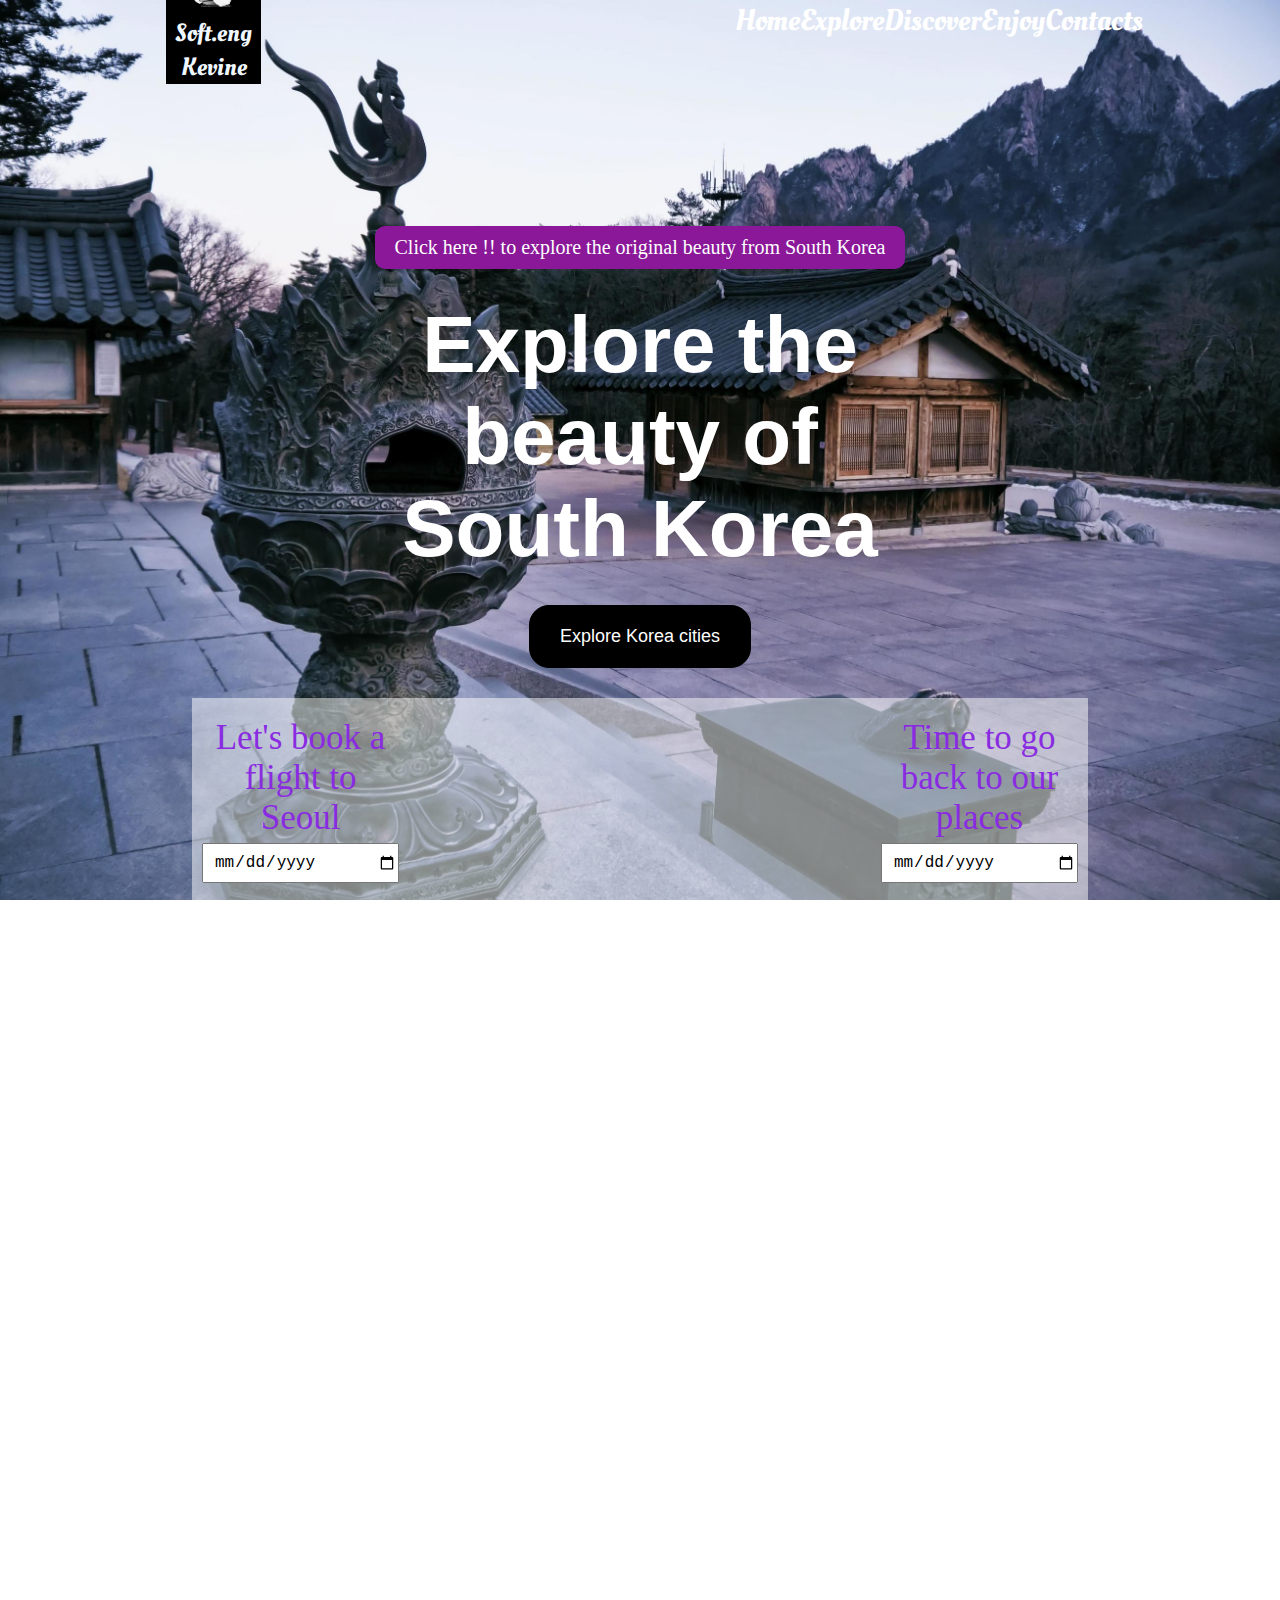
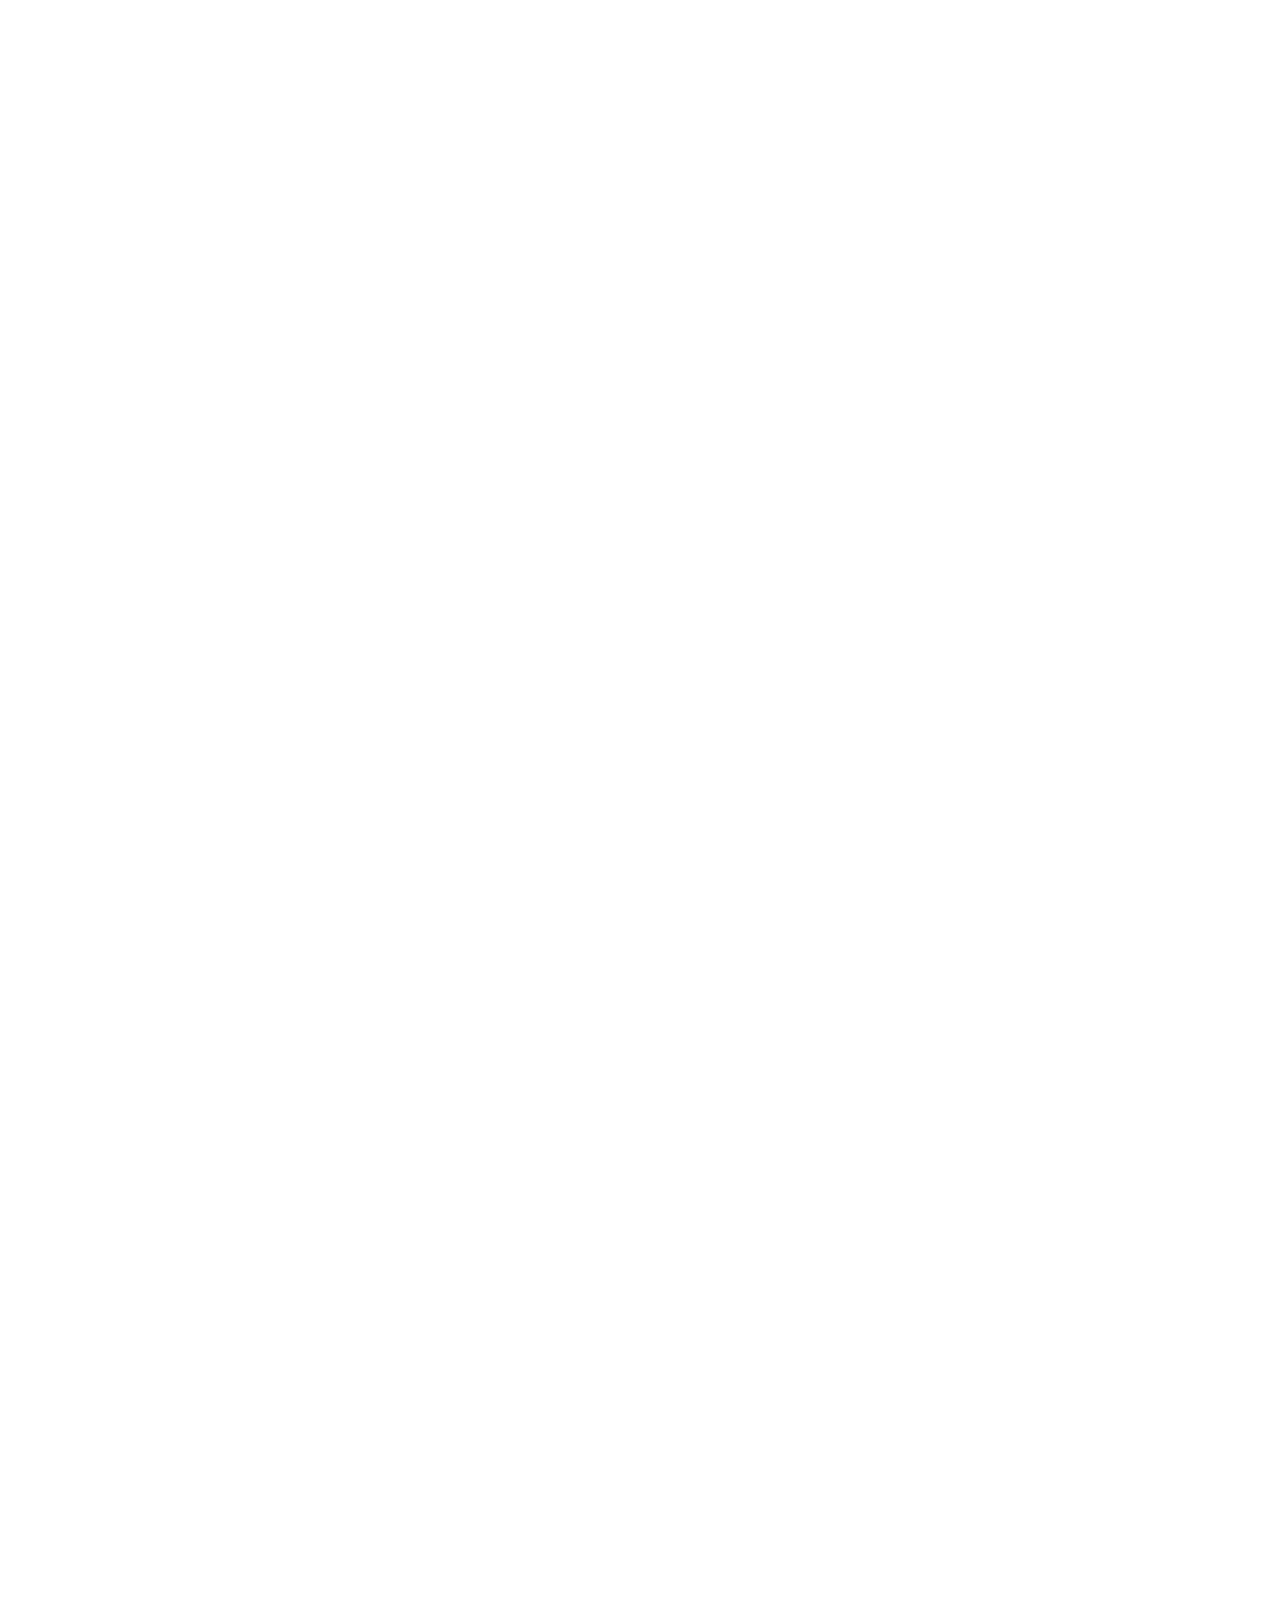
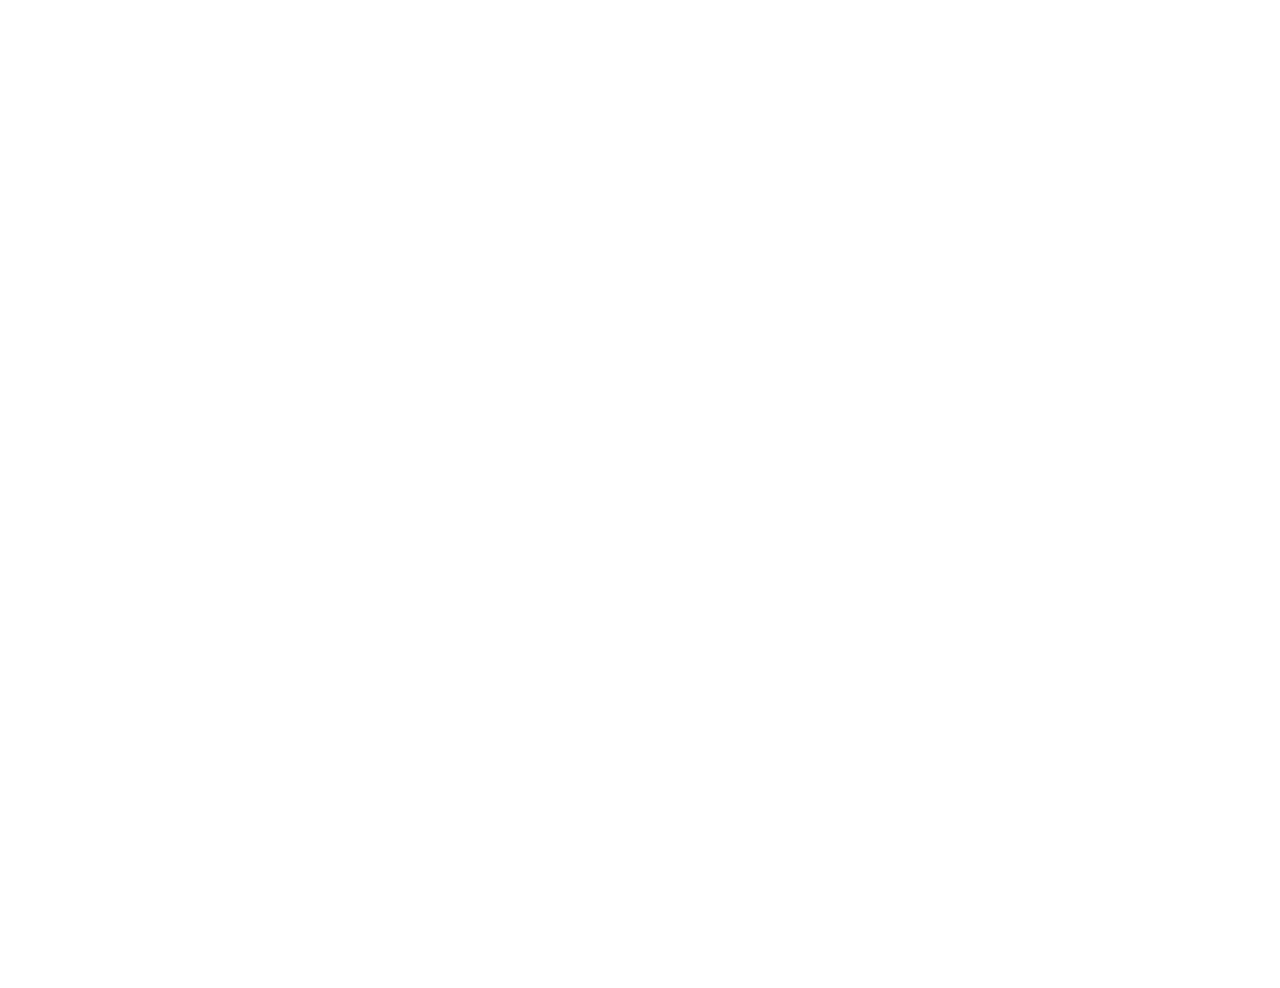
<file: index.html>
<!DOCTYPE html>
<html lang="en">
<head>
    <meta charset="UTF-8">
    <meta name="viewport" content="width=device-width, initial-scale=1.0">
    <title>Kevine</title>
    <link rel="stylesheet" href="styles.css">
    <link rel="stylesheet" href="https://cdnjs.cloudflare.com/ajax/libs/font-awesome/6.0.0-beta3/css/all.min.css">
</head>
<body>
        <!-- banner area -->
    <section class="banner">
        <!-- header area  -->
        <header class="banner-header">

            <div class="logo">
                <p class="logo-text"><img src="images/Screenshot_20241127-194446-Photoroom-Photoroom.png" class="logo-image">  Soft.eng Kevine  </p>
            </div>
            <nav class="navigation">
                <ul class="nav-links">
                    <li class="nav-linkings">Home</li>
                    <li class="nav-linkings">  Explore</li>
                    <li class="nav-linkings">Discover</li>
                    <li class="nav-linkings">Enjoy</li>
                    <li class="nav-linkings">Contacts</li>
                </ul>

            </nav>

        </header>
        <!-- call to action -->
<div class="banner-details">
    <div class="badge"><a href="explore.html" class="banner-exploring">Click here !! to explore the original beauty from South Korea</a></div>
    
    <h1 class="banner-heading"> Explore the beauty of South Korea</h1>
    <button class="btn"><a href="explore.html" class="exploring-button">Explore Korea cities</a></button>
    <div class="booking">
        <div class="inp">
            <label for ='checkin'>Let's book a flight to Seoul</label>
            <input type="date">

        </div>
            <div class="inp">
                <label for ='checkout'>Time to go back to our places</label>
                <input type="date">
    
            </div>


    </div>

</div>


    </section>
    <!-- About us -->

     <section class="about">
        <div class="icons">
            <i class="fa-solid fa-earth-americas"></i>
            <i class="fa-solid fa-plane"></i>
            <i class="fa-solid fa-plane-departure"></i>
        </div>
        <p class="about-paragraph">
            My dream destination is South Korea because I was attracted to their beautiful country and people!
             I mean both their heart and beauty is top notch! Firstly South Korea is a peaceful country compared
              to North Korea. Secondly It is a developed country with many attractive cultures.
               It's where the <span class="bts">SAMSUNG</span> company is based, and <a href="https://www.instagram.com/thv/?hl=en" class="bts">V from BTS </a> is the ambassador.  
               They are rich in their entertainment industry where they have the top tier K-pop and K-drama industry.
    
        </p>

     </section>

     <!-- why i choose south korea -->
      <!-- Due to the assignment I can't finish -->
       <section>
        <div>
            <!-- popular dishes from  South Korea -->
            <h1 class="dishes-header">POPULAR DISHES FROM SOUTH KOREA</h1>
            <h2 class="kimchi-dish">1. KIMCHI &#127858;</h2>
            <div class="kimchi-section">
                <!-- kimchi -->
                <div class="kimchi"><img src="images/kimchi.jpg" class="kimchi-div"><p>OMG &#129388;</p></div>
                <!-- <div class="kimchi"><img src="images/kimchiiii.webp" class="kimchi-div"></div> -->
                <div class="kimchi"><img src="images/fried-kimchi.jpg" class="kimchi-div"><p>OMG &#129388;</p></div>
                <div class="kimchi"><img src="images/kimchia.jpg" class="kimchi-div"><p>OMG &#129388;</p></div>
                <div class="kimchi"><img src="images/kimchi-soup.jpg" class="kimchi-div"><p>OMG &#129388;</p></div>
                <div class="kimchi"><img src="images/kimchi-food.jpg" class="kimchi-div"><p>OMG &#129388;</p></div>
                <div class="kimchi"><img src="images/ricekimchi.jpg" class="kimchi-div"><p>OMG &#129388;</p></div>
            </div>
            <!-- end of Kimchi -->
            <!-- start of Gimbap -->
            <h2 class="kimchi-dish">2. GIMPAB/KIMBAP &#127858;</h2>
            <div class="gimbap-section">
                <div class="kimchi"><img src="images/cheese-kimchi-kimbap13.jpg" class="kimchi-div"><p>OMG &#129378;</p></div>
                <!-- <div class="kimchi"><img src="images/kimchiiii.webp" class="kimchi-div"></div> -->
                <div class="kimchi"><img src="images/Chicken-Kimbap-1.png" class="kimchi-div"><p>OMG &#129378;</p></div>
                <div class="kimchi"><img src="images/gimbap.jpg" class="kimchi-div"><p>OMG &#129378;</p></div>
                <div class="kimchi"><img src="images/kimbap.jpg" class="kimchi-div"><p>OMG &#129378;</p></div>
                <div class="kimchi"><img src="images/tuna-kimbap-feature.jpg" class="kimchi-div"><p>OMG &#129378;</p></div>
                <div class="kimchi"><img src="images/meatkimbap2.webp" class="kimchi-div"><p>OMG &#129378;</p></div>
             <!-- lets end our Gimbap divs -->
            </div>
            <!-- end of gimbap -->

            <h2 class="kimchi-dish">3. BIBIMBAP &#127858;</h2>
            <div class="bibimbap-section">
                <div class="kimchi"><img src="images/bibibap.jpg" class="kimchi-div"><p>OMG &#127859;</p></div>
                <!-- <div class="kimchi"><img src="images/kimchiiii.webp" class="kimchi-div"></div> -->
                <div class="kimchi"><img src="images/bibimbap-recipe.webp" class="kimchi-div"><p>OMG &#127859;</p></div>
                <div class="kimchi"><img src="images/bibimbap-rice.jpg" class="kimchi-div"><p>OMG &#127859;</p></div>
                <div class="kimchi"><img src="images/bibimbap.jpg" class="kimchi-div"><p>OMG &#127859;</p></div>
                <div class="kimchi"><img src="images/egg.jpeg" class="kimchi-div"><p>OMG &#127859;</p></div>
                <!-- <div class="kimchi"><img src="images/raw-fish.webp" class="kimchi-div"><p>OMG &#129378;</p></div> -->
            </div>
            <h3 class="remark"> Not to forget their amazing sea foods, they have a million amazing recipes which other country have that!! none except South Korea!!</h3>
        </div>
       </section>
       <!-- things to do in South Korea -->
        <div>
            <h2 class="fun-header">FUN ACTIVITIES TO DO IN SOUTH KOREA</h2>
            <!-- catch sea food -->
            <div class="fun-things">
                <div class="fun-one"><p>This looks fun &#128584; </p></div>
                <div class="fun-two"><p>More fun &#128513;</p></div>
                <div class="fun-three"><p>The target &#128526;</p></div>
            </div>
            <h2 class="last-fun">There  is more fun activities depending on your hobbies
                so let's go to explore that beauty of Korea as LoveLace.
            </h2>
        </div>
       <section>
        <h1 class="financial">SIGN UP TO GO TO VISIT KOREA</h1>
        <div class="forms">
            
        <div class="form-part">
        <form>
            <label for="name" class="name">FULL NAME</label>
            <input type="text" id="name" placeholder="Please type both names">
            <label for="email" class="email">Email</label>
            <input type="email" id="email" placeholder="Enter a valid email">
            <label for="choice" class="choice">Do you want to visit South Korea</label>
            <label class="radio"><input id="choice" type="radio">Yes of course</label>
            <label class="radio"><input id="choice" type="radio">no</label>
            <label class="question">Do you have money that will help you enjoy life in Korea</label>
            <select class="select">
                <option>please select an option</option>
                <option>I have enough money</option>
                <option>I am broke currently</option>
                <option>I will have money in the future</option>
                <option>I am capable of funding my broke friends</option>
                <option>I need financial help</option>
            </select>
            <button class="btns" type="submit">Submit</button>
        </form>
        </div>
        <div class="dollar"><img src="images/morecash.webp" ></div>
    </div>
       </section>
       <footer>
        <div class="footer-links">
            <div class="social-links">
                <i class="fa-brands fa-twitter" id="twitter"></i>
                <i class="fa-brands fa-facebook"></i>
                <i class="fa-brands fa-linkedin"></i>
                <i class="fa-brands fa-youtube"></i>
            </div>
        </div>
        <p class="copyright">&copy Copyright 2024 by Kevine Umutoni</p>
   </footer>
        </div>
       </footer>

</body>
</html>
</file>
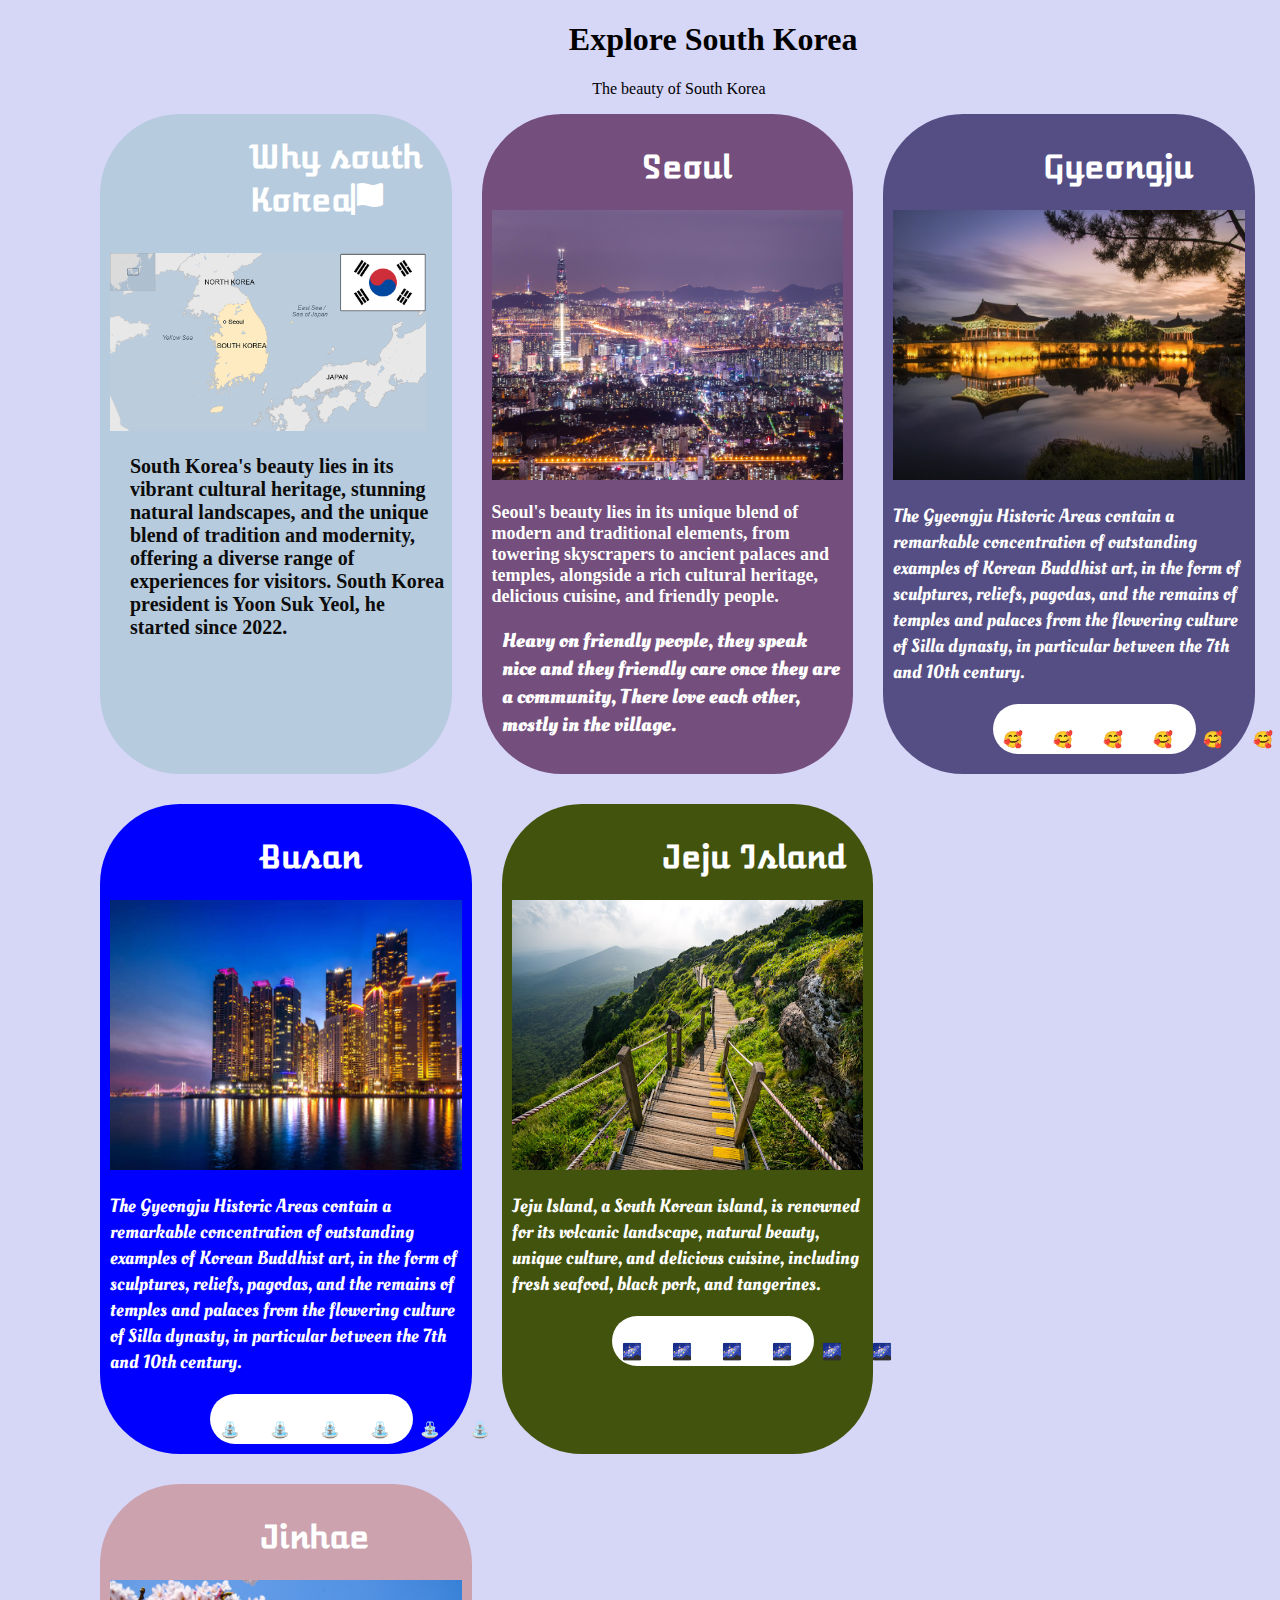
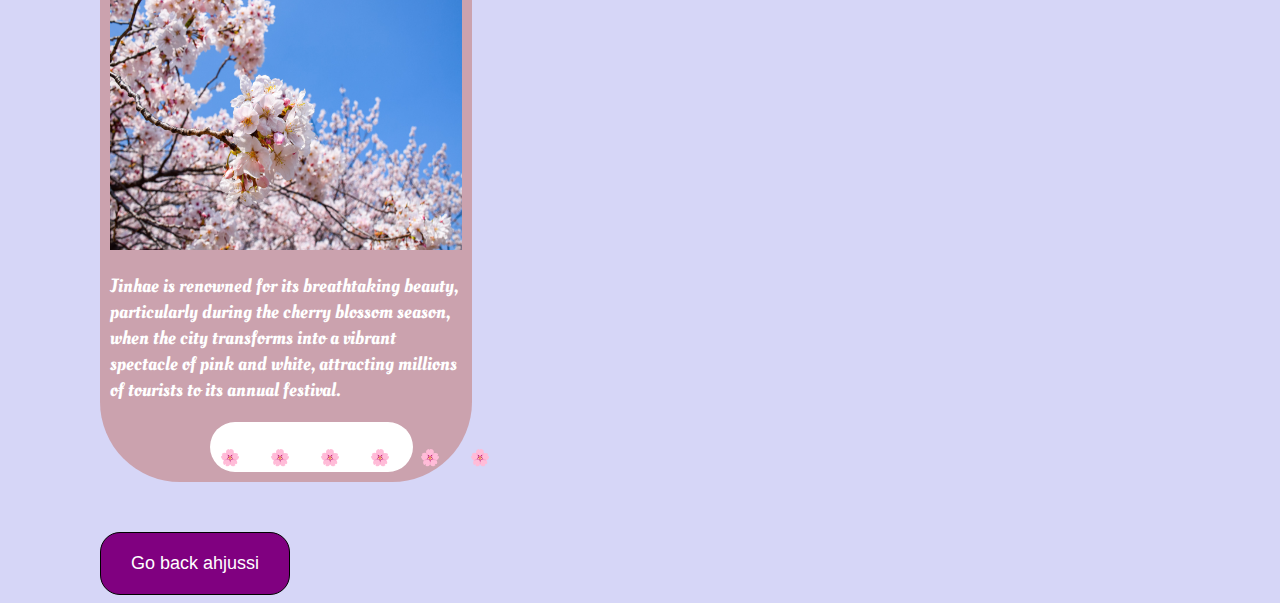
<file: explore.html>
<!DOCTYPE html>
<html lang="en">
<head>
    <meta charset="UTF-8">
    <meta name="viewport" content="width=device-width, initial-scale=1.0">
    <link rel="stylesheet" href="style.css">
    <link rel="stylesheet" href="https://cdnjs.cloudflare.com/ajax/libs/font-awesome/6.0.0-beta3/css/all.min.css">

    <title>South Korea</title>
</head>
<body>
    <h1 class="header-title">Explore South Korea</h1>
    <p class="header-paragraph">The beauty of South Korea</p>
    <div class="beauty-south-korea">
        <!-- What is south Korea -->
        <div class="first-part-korea">
            <h1 class="korea-header">Why south Korea<i class="fa-solid fa-flag" id="flag"></i></h1>
            <img src="images/southkorea.png" class="korea">
            <p class="korea-paragraph">South Korea's beauty lies in its vibrant cultural heritage, stunning natural landscapes, and the unique blend of tradition and modernity, offering a diverse range of experiences for visitors. 
                South Korea president is Yoon Suk Yeol, he started since 2022.
            </p>

        </div>
        <!-- What is the capital city of south Korea -->
        <div class="seoul">
            <h1 class="korea-header">Seoul</h1>
            <img src="images/south-korea2.jpeg" class="korea2">
            <p class="korea-paragraph2">
                Seoul's beauty lies in its unique blend of modern and traditional elements, from towering skyscrapers to ancient palaces and temples, alongside a rich cultural heritage, delicious cuisine, and friendly people. 
            </p>
            <p class="seoul-paragraph2">Heavy on friendly people, they speak nice and they friendly care once they are a community, There love each other, mostly in the village.</p>
        </div>
        <!-- Historical part od South Korea -->
        <div class="gyeongju">
            <h1 class="korea-header">Gyeongju</h1>
            <img src="images/gongyjuj.jpg" class="korea2">
            <p class="korea-paragraph3">
                The Gyeongju Historic Areas contain a remarkable concentration of outstanding examples of Korean Buddhist art, in the form of sculptures, reliefs, pagodas, and the remains of temples and palaces from the flowering culture of Silla dynasty, in particular between the 7th and 10th century.
            </p>
            <div class="emojis">
                <p> &#129392;</p><p> &#129392;</p> <p> &#129392;</p> <p> &#129392;</p> <p> &#129392;</p> <p> &#129392;</p>
            </div>
        </div>
        <!-- another part -->
        <div class="busan">
            <h1 class="korea-header">Busan </h1>
            <img src="images/busan-city.jpg" class="korea2">
            <p class="korea-paragraph3">
                The Gyeongju Historic Areas contain a remarkable concentration of outstanding examples of Korean Buddhist art, in the form of sculptures, reliefs, pagodas, and the remains of temples and palaces from the flowering culture of Silla dynasty, in particular between the 7th and 10th century.
            </p>
            <div class="emojis">
                <p>&#x26F2;</p><p>&#x26F2;</p><p>&#x26F2;</p><p>&#x26F2;</p><p>&#x26F2;</p><p>&#x26F2;</p>
            </div>
        </div>
        <!-- second another part -->
        <div class="jeju-island">
            <h1 class="korea-header">Jeju Island </h1>
            <img src="images/jeju1.jpg" class="jeju">
            <p class="korea-paragraph3">
                Jeju Island, a South Korean island, is renowned for its volcanic landscape, natural beauty, unique culture, and delicious cuisine, including fresh seafood, black pork, and tangerines. 
            </p>
            <div class="emojis">
                <p>&#x1F30C;</p><p>&#x1F30C;</p><p>&#x1F30C;</p><p>&#x1F30C;</p><p>&#x1F30C;</p><p>&#x1F30C;</p>
            </div>
        </div>
        <!-- Another part -->
        <div class="jinhae">
            <h1 class="korea-header">Jinhae </h1>
            <img src="images/Jinhae-cherry-blossoms-closeup.jpg" class="jeju">
            <p class="korea-paragraph3">
                Jinhae is renowned for its breathtaking beauty, particularly during the cherry blossom season, when the city transforms into a vibrant spectacle of pink and white, attracting millions of tourists to its annual festival. 
            </p>
            <div class="emojis">
                <p>&#127800;</p><p>&#127800;</p><p>&#127800;</p><p>&#127800;</p><p>&#127800;</p><p>&#127800;</p>
            </div>
        </div>


    </div>
    <button class="back" type="submit" ><a href="index.html" class="back-up">Go back ahjussi</a></button>
    
</body>
</html>
</file>
<file: styles.css>
@import url('https://fonts.googleapis.com/css2?family=Oleo+Script:wght@400;700&display=swap');
/* This will help to set the margin and padding to zero because some elements have default margin and padding */
* {
    margin: 0;
    padding: 0;
    /* This means the margin and padding we add to an element is included in the border width and height. */
    box-sizing: border-box;
}
/* overflow hidden means it prevents scrolling horizontally (x) */
body, html {
    height: 100%;
    font-family: 'Oleo Script', system-ui;
    overflow-x: hidden; 
}
/* display flex will help to have effective layouts in the code
 and it gives more functionality like justify-content, align-items, and also helps the content to appear horizontally. */

.banner {

    justify-content: center;
    align-items: center;
    width: 100%;
    /* we use view port height to adjust the whole window's page. */
    height: 100vh;
    background-color: gray;
    background-image: url('images/kkoorea.jpg');
    /* Ensure the entire image covers the containers */
    background-size: cover;
    /* Ensure that the background doesn't repeat more than once. */
    background-repeat: no-repeat;
    background-position: center;
    color: antiquewhite;
    text-align: center;
    display: flex;
    flex-direction: column;

    
}
.banner-header{

  width: 100%;
  /* height: 70px;
  background-color: brown; */
  padding: 0px 13%; 
  display: flex;
  justify-content: space-between;
  margin-top: -150px;
  font-size: 30px;
  margin-top: 8px;

  
}
.logo{
  width: 10%;
  height: 70px;
  /* background-color: yellow; */
  display: flex;
  flex-direction: column; 
  justify-content: center;
  align-items: center;
  font-weight: 500px;
  
}
.logo-text{
  width: 100%;
  background-color: black;
  color: aliceblue;
  text-align: center;
  font-size: 25px;
}
.navigation{
  width: 40%;
  /* background-color: blue; */
  height: 70px;
  color: rgb(0, 0, 0);
}
.nav-links {
  width: 100%;
  height: 70px;
  /* background-color: yellow; */
  list-style-type:none;
  display: flex;
  /* This align-items:center works vertically from head to bottom e.g when u have words on top
  and want them to come in the middle but still touching on the line of the width */
  align-items: center;
  justify-content: space-between;
  font-weight: 500px;
  color: white;
}
.banner-details{
  
  width: 100%;
  /* background-color: rgb(95, 92, 92); */
  padding: 20px 15%;
  margin-top: 150px;
  display: flex;
  flex-direction: column;
  align-items: center;
  row-gap: 30px;

}
.badge{
  width: max-content;
  padding: 10px 20px;
  background-color: rgb(138, 24, 153);
  font-family: 'poppins';
  font-size: 20px;
  border-radius: 10px;
  color: rgb(255, 255, 255);

}
.banner-heading{
  font-size: 80px;
  width: 60%;
  font-family:'Franklin Gothic Medium', 'Arial Narrow', Arial, sans-serif;
  color: rgb(255, 255, 255);
}
.btn{
  padding: 20px 30px;
  font-size: 18px;
  background-color: black;
  color: white;
  border: 1px solid black;
  cursor: pointer;
  border-radius: 20px;
}
.booking{
  width: 100%;
  padding: 20px 10px;
  background-color: rgba(255, 255, 255, .5);
  display: flex;
  color: blueviolet;
  justify-content: space-between;
  font-weight: 200px;
  font-size: 35px;
}
.inp{
  width: 22.5%;
  display: flex;
  flex-direction: column;
  font-family: 'poppins';
  row-gap: 5px;
}
input{
  height: 40px;
  text-indent: 5px;
  font-size: 16px;

}
.about{
  width: 100%;
  padding: 50px 15%;
  background-color: rgb(255, 255, 255);
  font-family: 'popins';
  font-size: 30px;
  font-weight: 200px;
  word-spacing: 10px;

}
.icons{
  display: flex;
  justify-content: space-between;
  color: blueviolet;
  font-size: 30px; 
}
.seoul{
  width: 100%;
  padding: 50px 15%;
  background-color: grey;
  font-family: 'poppins';
  align-items: center;
  display: flex;
  flex-direction: column;
}
.seoul-area{
  width: 100%;
  padding: 20px 20px;
  background-color: blueviolet;
  margin-top: 50px;
  display: flex;
  flex-wrap: wrap;
  gap: 30px;
}
.section-title{
  font-size: 30px;
}
.area{
  width: 30%;
  background-color: aliceblue;
}
.room-img{
  height: 350px;
  width: 100%;
  /* background-color: aquamarine; */
  overflow:  hidden;
}
.room-image{
  width: 100%;
}
.room-details{
  /* background-color: green; */
  padding: 10px;
  display: flex;
  flex-direction: column;
  align-items: flex-start ;
  row-gap: 10px;
}
.last{
  width: 100%;
  padding: 50px 15%;
  background-color: brown;
  display: flex;
  justify-content: space-between;
}
.last-part{
  width: 30%;
  padding: 20px;
  background-color: aquamarine;
  font-family: 'poppins';
  display: flex;
  flex-direction: column;
  row-gap: 10px; 
}
.logo2{
  width: 55%;

}
.sub-text{
  font-size: 14px;
}
.sub-area{
  width: 35%;
  padding: 20px;
  background-color: green;
  display: flex;
  justify-content: center;
  align-items: center;
  flex-direction: column;
  font-family: 'poppins';
}
.sub-inp{
  height: 60px;
  width: 60%;
}
.gallery{
  width: 100%;
  height: 90vh;
  padding: 4
  50px 15px;
  background-color: blue;
  background-image: url(images/korea.jpg);
  background-repeat: no-repeat;
  background-position: center;
  display: flex;
  align-items: center;
  justify-content: flex-end;

}
.gallery-detail{
  width: 60%;
  padding: 50px;
  background-color: aqua;
  display: flex;
  flex-direction: column;
  align-items: center;
  row-gap: 15px;
}
.gallery-details{
  font-size: 50px;

}
/* transform-scale: 3.5 */
/* opacity: 3.4 */
/* transition: .3s */
/* for hover: opacity: normal */

/* Going to explore now part */

.exploring-button{
  color: white;
  text-decoration: none;
}
#flag{

  background-color: brown;
  margin-left: 30px;
}
.banner-exploring{
  color: white;
  text-decoration: none;
}
.logo-image{
  width: 50px;
  height: 50px;
}
.bts{
  color: rgb(0, 0, 0);
  text-decoration: none;
  font-weight: bolder;

}
.bts:hover{
  color: purple;
}
.kimchi-section{
  display: flex;
  width: 99%;
  gap:10px;
  justify-content: space-between;
}
.kimchi-div{
  width: 100%;
  height: 80%;
}
.kimchi p{
  font-size: 25px;
  font-weight: lighter;
  font-family: "Merriweather", serif;
}
.kimchi p:hover{
  color: purple;
  font-weight: bolder;
  cursor: pointer;
  
}
.dishes-header{
  text-align: center;
  font-family: "Lilita One", sans-serif;
  font-size: 50px;
  margin-bottom: 50px;
  color: purple;

}
.dishes-header:hover{
  color: blue;
  cursor: pointer;
}
.btn:hover{
  background-color: blueviolet;
}
.kimchi-dish{
  text-align: center;
  color: rgb(221, 46, 46);
  margin-bottom: 50px;
}
.gimbap-section{
  display: flex;
  width: 99%;
  gap:10px;
  justify-content: space-between;
}
.bibimbap-section{
  display: flex;
  width: 99%;
  gap:10px;
  justify-content: space-between;

}
.remark{
  font-family: "Tajawal", sans-serif;
  text-align: center;
  font-size: 20px;

}
.fun-one{
  width: 30%;
  height: 450px;
  background-color: rebeccapurple;
  background-image: url(images/fisinh.webp);
  background-position: center;
  background-size: cover;
  border-radius: 60px;

}
.fun-one p{
  position: relative;
  top: 70%;
  left: 50%;
  color: white;
  font-size: 30px;
}

.fun-two{
  width: 30%;
  height: 450px;
  background-color: rgb(236, 13, 80);
  background-image: url(images/waterboarding.jpg);
  background-position: center;
  background-size: cover;
  border-radius: 60px;
}
.fun-two p{
  position: relative;
  top:80%;
  left: 50%;
  color: blue;
  font-size: 30px;
}
.fun-three{
  width: 30%;
  height: 450px;
  background-color: blue;
  background-image: url(images/aura.webp);
  background-repeat: no-repeat;
  background-size: cover;
  border-radius: 60px;
}
.fun-three p{
  position: relative;
  top: 70%;
  left: 50%;
  color: rgb(255, 255, 255);
  font-size: 40px;
}
.fun-things{
  display: flex;
  justify-content: space-between;
}
.fun-header{
  text-align: center;
  margin-top: 100px;
  margin-bottom: 80px;
  color: purple;
}
.fun-header:hover{
  color: purple;
}
.last-fun{
  font-family: "Tajawal", sans-serif;
  text-align: center;
  margin-top: 50px;
  margin-bottom: 50px;
  color: purple;
}
.select{
  display: block;
  margin-bottom: 10px;
  height: 50px;
  font-size: 20px;
}
.select option{
  width: 40px;

}
label{
  display: block;

}
.forms{
  display: flex;
  justify-content: space-between;
}
.form-part{
  background-color: rgba(230, 170, 231, 0.3);
  border-radius: 10px;
}
.dollar{
  width:50% ;
}
.dollar img{
  width: 100%;
}
#banner-details{
  color: white;
  text-decoration: none;
}
.name{
  font-size: 30px;

}
#name, #email{
  width: 300px;
  height: 65px;

}
.email, .choice {
  font-size: 30px;
  font-weight: lighter;
}
.question{
  font-size: 20px;
  font-weight: lighter;
}

.radio{
  font-size: 20px;
}
#choice{
  vertical-align: middle;
}
.btns{
  padding: 20px 30px;
  font-size: 18px;
  background-color: purple;
  color: white;
  cursor: pointer;
  border-radius: 20px;
  margin-top: 20px;
  margin-bottom: 10px;
}
form{
  padding-left:50px ;
  font-family: "Tajawal", sans-serif;
}
.financial{
  margin-bottom: 40px;
  color: blueviolet;
}
.btns:hover{
  background-color: red;
}
.social-links {
  display: flex;
  gap: 15px;
}

.social-links i {
  font-size: 40px;
  cursor: pointer;
}
footer {
  background: #222;
  color: white;
  height: 200px;

}
.footer-links{
  padding-top: 10px;
  padding-bottom: 30px;
}
.copyright{
  font-size: 20px;
}
/* small tiny phones  */
@media (max-width: 360px) {
  body {
    font-size: 14px;
  }
  .banner{
    width: 100%;
  }
  .banner-heading{
    font-size: 20px;
    color: purple;
  }
  .banner-heading:hover{
    
  }

}
/* Standard smartphones iphones, samsung */
@media (min-width: 361px) and (max-width: 480px) {
  body {
    font-size: 15px;
  }
}

/* Large smartphones / small tablets  */
@media (min-width: 481px) and (max-width: 767px) {
  body {
    font-size: 16px;
  }
  .banner{
    background-size: 100%;
    height: 50vh;


  }
  .banner-header{
    width: 90%;
    padding: 0;
    display: flex;
    flex-direction: column;
    font-size: 10px;

  }
  .logo{
    width: 3%;
    height: 50px;
    
  }
  .logo-text{
    width: 100%;
    font-size: 10px;
  }
  .navigation{
    width: 100%;
    height: 30px;
  }
  .nav-links{
    width: 100%;
    height: 50px;
    display: flex;
    flex-direction: column;
  }
}



/* Small tablets in portrait mode */
@media (min-width: 768px) and (max-width: 991px) {
  body {
    font-size: 17px;
  }
}

/* Large tablets or tablets in landscape */
@media (min-width: 992px) and (max-width: 1199px) {
  body {
    font-size: 18px;
  }
}

/* Standard laptops/desktops */
@media (min-width: 1200px) and (max-width: 1599px) {
  body {
    font-size: 18px;
  }
}
/* Smart TVs or extra-large monitors */
@media (min-width: 1600px) {
  body {
    font-size: 20px;
  }
}
</file>
<file: style.css>
@import url('https://fonts.googleapis.com/css2?family=Atomic+Age&family=Lilita+One&family=Merriweather:ital,opsz,wght@0,18..144,300..900;1,18..144,300..900&family=Open+Sans:ital,wght@0,300..800;1,300..800&family=Playwrite+HU:wght@100..400&family=Rowdies:wght@300;400;700&family=UnifrakturMaguntia&display=swap');
@import url('https://fonts.googleapis.com/css2?family=Noto+Serif+KR:wght@200..900&family=Oleo+Script:wght@400;700&display=swap');
.first-part-korea{
    width: 30%;
    height: 70vh;
    background-color: #b6cbdd;
    padding-bottom: 30px;
    border-top-left-radius: 80px;
    border-top-right-radius: 80px;
    border-bottom-right-radius: 80px;
    border-bottom-left-radius: 80px;
  }
  .korea{
    width: 90%;
    margin: 10px;
 
  }
  .korea-header{
    margin-left: 150px;
    color: white;
    font-family: "Atomic Age", system-ui;
 
  }
  .korea-paragraph{
    font-size: 20px;
    font-weight:bolder;
    width: 90%;
    margin-top: 10px;
    color: rgb(12, 12, 12);
    justify-content: center;
    padding-left: 30px;

  }
  .seoul{
    width:30%;
    background-color: #744e7c;
    border-top-left-radius: 80px;
    border-top-right-radius: 80px;
    border-bottom-right-radius: 80px;
    border-bottom-left-radius: 80px;
    padding: 10px;

  }
  .korea2{
    width:100%;
    height: 30vh;

  }
  .korea-paragraph2{
    color: white;
    font-weight: bolder;
    font-size: 18px;
  }
  .beauty-south-korea{
    display: flex;
    flex-wrap: wrap;
    gap: 30px;
  }
  .seoul-paragraph2{
    color: white;
    font-size: 20px;
    font-family: "Oleo Script", system-ui;
    font-weight: bold;
    padding-left: 10px;
  }
  .emojis{
    display: flex;
    gap: 30px;
    margin-left: 100px;
    padding: 10px;
    width: 52%;
    height: 30px;
    background-color: white;
    border-radius: 30px;
  }
  .korea-paragraph3{
    font-family: "Oleo Script", system-ui;
    color: white;
    font-size: 19px;
  }
 .gyeongju{
    background-color: #554e84;
    width:30%;
    border-top-left-radius: 80px;
    border-top-right-radius: 80px;
    border-bottom-right-radius: 80px;
    border-bottom-left-radius: 80px;
    padding: 10px;

 }
 .busan{
    width:30%;
    border-top-left-radius: 80px;
    border-top-right-radius: 80px;
    border-bottom-right-radius: 80px;
    border-bottom-left-radius: 80px;
    padding: 10px;
    background-color: blue;
 }
 .jeju{
    width: 100%;
    height: 30vh;

 }
 .jeju-island{
    width:30%;
    border-top-left-radius: 80px;
    border-top-right-radius: 80px;
    border-bottom-right-radius: 80px;
    border-bottom-left-radius: 80px;
    padding: 10px;
    background-color: #42530d;


 }
 .jinhae{
  width:30%;
    border-top-left-radius: 80px;
    border-top-right-radius: 80px;
    border-bottom-right-radius: 80px;
    border-bottom-left-radius: 80px;
    padding: 10px;
    background-color: #cba2ae;
    
 }
 .header-title{
  margin-left: 40%;
 }
 .header-paragraph{
  margin-left: 42%;
 }
 body{
  margin-left: 100px;
  justify-content: center;
  background-color: rgb(214, 214, 247);

 }
 .back{
  padding: 20px 30px;
  font-size: 18px;
  background-color:purple;
  color: white;
  border: 1px solid black;
  cursor: pointer;
  border-radius: 20px;
  margin-top: 50px;
 }
 .back:hover{
  background-color: blue;
  font-weight: bolder;
 }
 .seoul:hover{
  background-color: rgba(52, 70, 226, 0.6);
 }
 .gyeongju:hover{
  background-color: #42530d;
 }
 .busan:hover{
  background-color: purple;
 }
 .jeju-island:hover{
  background-color: #cba2ae;
 }
 .jinhae:hover{
  background-color: blue;
 }
 .first-part-korea:hover{
  background-color: #42530d;
 }
 .korea-paragraph:hover{
  color: white;
 }
 .back-up{
  color: white;
  text-decoration: none;
 }
</file>
